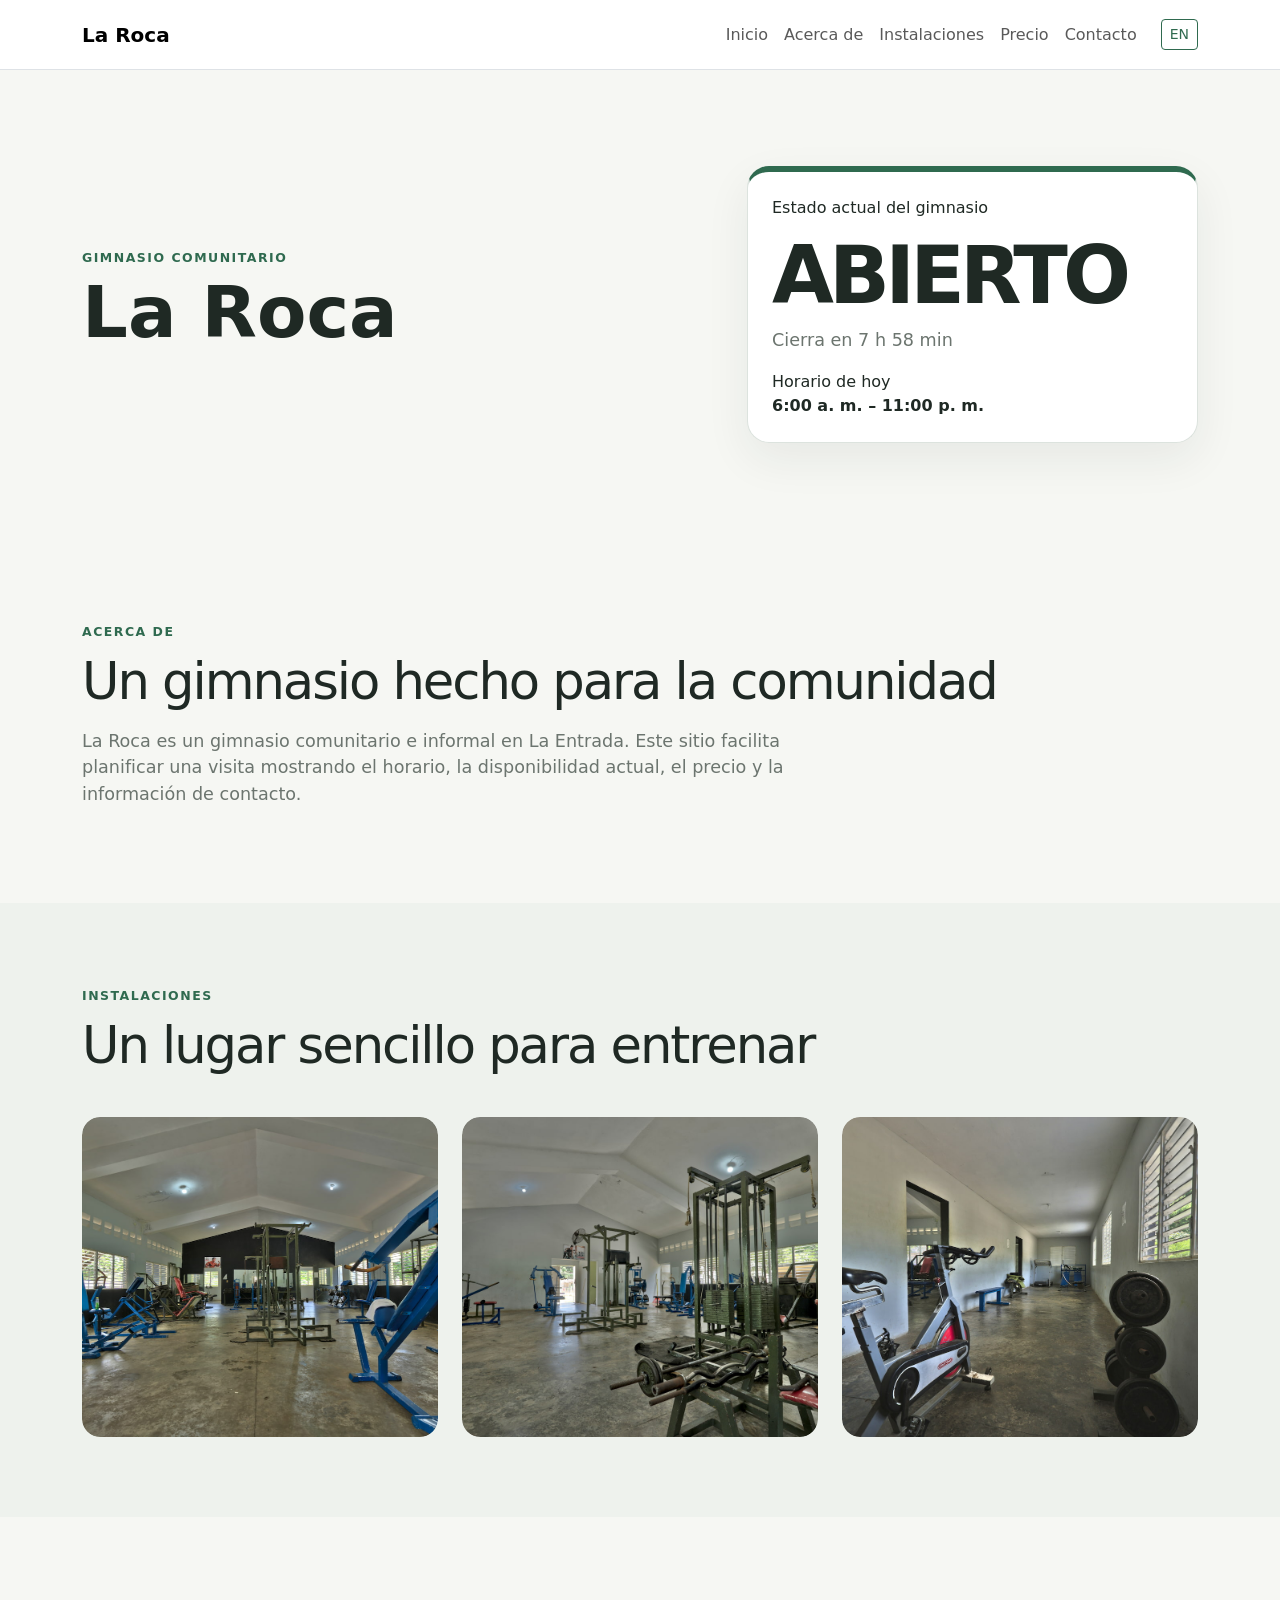
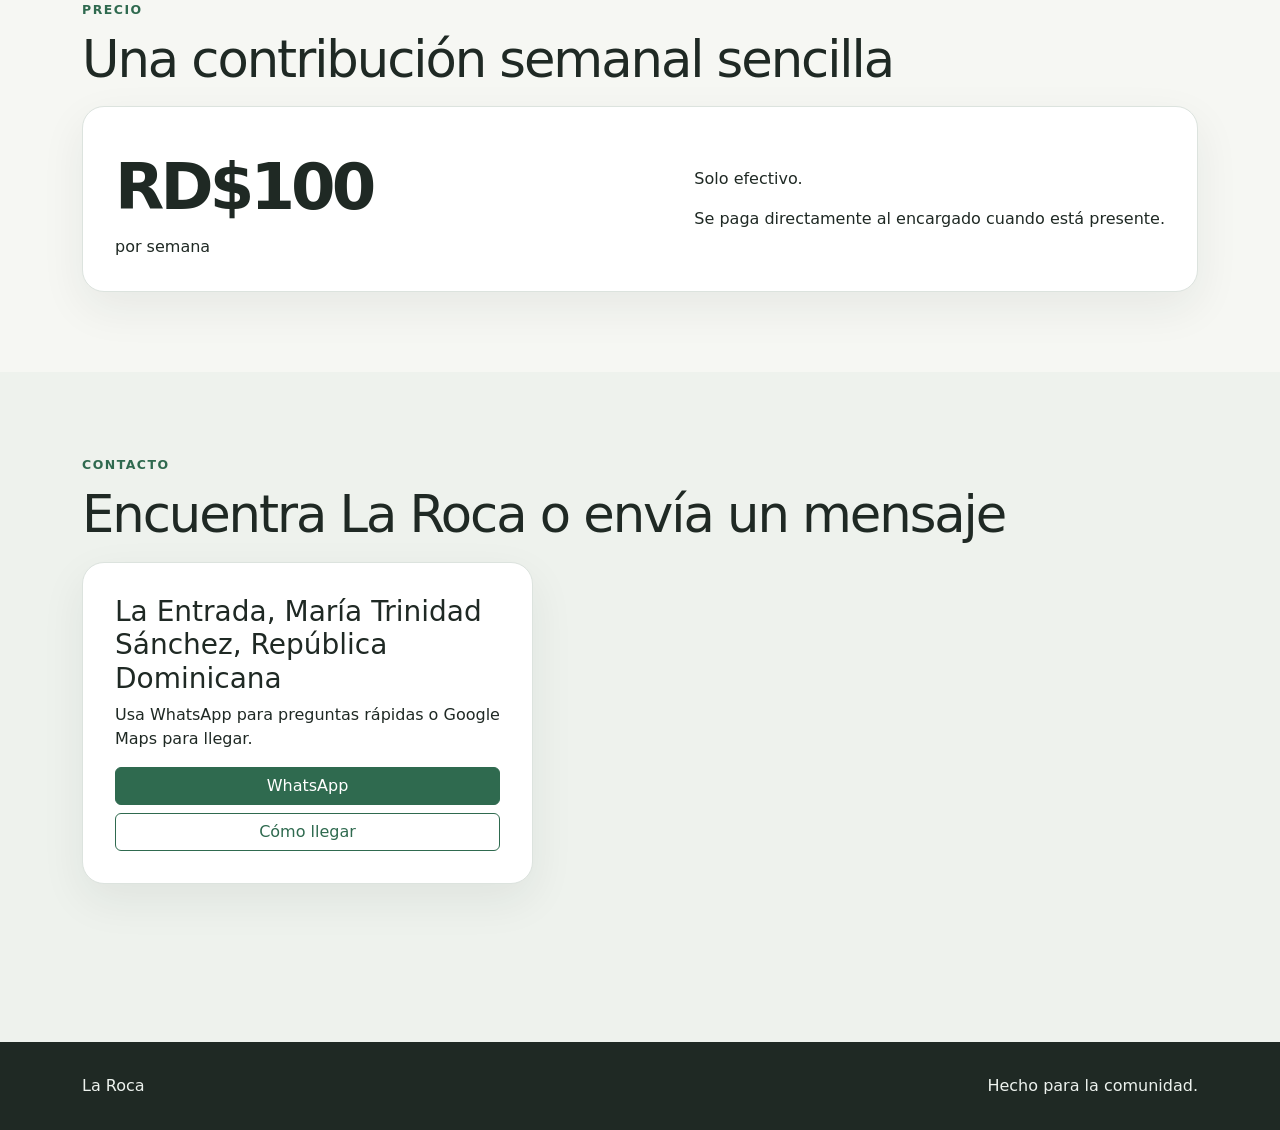
<file: index.html>
<!doctype html><html lang="es"><head><meta charset="utf-8"><meta name="viewport" content="width=device-width,initial-scale=1"><title>La Roca</title><meta name="description" content="La Roca community gym in La Entrada, María Trinidad Sánchez, Dominican Republic."><link rel="icon" href="assets/favicon.svg"><link href="https://cdn.jsdelivr.net/npm/bootstrap@5.3.7/dist/css/bootstrap.min.css" rel="stylesheet"><link rel="stylesheet" href="css/style.css"></head><body>
<nav class="navbar navbar-expand-lg bg-white sticky-top border-bottom"><div class="container"><a class="navbar-brand fw-bold" href="#home">La Roca</a><button class="navbar-toggler" data-bs-toggle="collapse" data-bs-target="#nav"><span class="navbar-toggler-icon"></span></button><div class="collapse navbar-collapse" id="nav"><ul class="navbar-nav ms-auto"><li><a class="nav-link" href="#home" data-i18n="nav.home"></a></li><li><a class="nav-link" href="#about" data-i18n="nav.about"></a></li><li><a class="nav-link" href="#facilities" data-i18n="nav.facilities"></a></li><li><a class="nav-link" href="#pricing" data-i18n="nav.pricing"></a></li><li><a class="nav-link" href="#contact" data-i18n="nav.contact"></a></li></ul><button id="languageToggle" class="btn btn-sm btn-outline-success ms-lg-3">ES</button></div></div></nav>
<main>
<section id="home" class="hero">
  <div class="container">
    <div class="row align-items-center g-4">

      <div class="col-lg-7">
        <span class="eyebrow" data-i18n="hero.eyebrow"></span>

        <h1 class="display-2 fw-bold">La Roca</h1>

      </div>

      <div class="col-lg-5">
        <div
          id="statusCard"
          class="status-card"
          data-status="open">

          <div class="status-topline">
            <span class="status-dot"></span>
            <span data-i18n="status.live"></span>
          </div>

          <div
            id="statusLabel"
            class="status-label">
            OPEN
          </div>

          <p
            id="statusMessage"
            class="status-message">
          </p>

          <div class="status-meta">
            <div>
              <span data-i18n="status.todayHours"></span>
              <strong id="todayHours">—</strong>
            </div>
          </div>
        </div>

        <div
          id="announcementBanner"
          class="announcement d-none mt-3">

          <strong data-i18n="announcement.title"></strong>
          <span id="announcementText"></span>
        </div>
      </div>

    </div>
  </div>
</section>
<section id="about" class="section"><div class="container"><span class="eyebrow" data-i18n="about.eyebrow"></span><h2 data-i18n="about.title"></h2><div class="row g-4"><div class="col-lg-12"><p class="section-copy" data-i18n="about.body"></p></div></div></div></section>
<section id="facilities" class="section muted"><div class="container"><span class="eyebrow" data-i18n="facilities.eyebrow"></span><h2 data-i18n="facilities.title"></h2><div class="row g-4 mt-2"><div class="col-md-4"><button class="gallery-card" data-gallery-index="0"><img src="assets/larocapic1.jpg" alt=""></button></div><div class="col-md-4"><button class="gallery-card" data-gallery-index="1"><img src="assets/larocapic2.jpg" alt=""></button></div><div class="col-md-4"><button class="gallery-card" data-gallery-index="2"><img src="assets/larocapic3.jpg" alt=""></button></div></div></div></section>
<section id="pricing" class="section"><div class="container"><span class="eyebrow" data-i18n="pricing.eyebrow"></span><h2 data-i18n="pricing.title"></h2><div class="pricing-card"><div><div class="price">RD$100</div><div data-i18n="pricing.period"></div></div><div><p data-i18n="pricing.cash"></p><p class="mb-0" data-i18n="pricing.note"></p></div></div></div></section>
<section id="contact" class="section muted">
  <div class="container">

    <span
      class="eyebrow"
      data-i18n="contact.eyebrow">
    </span>

    <h2 data-i18n="contact.title"></h2>

    <div class="row g-4">

      <!-- Contact card -->
      <div class="col-lg-5">
        <div class="contact-card">

          <h3 data-i18n="location.full"></h3>

          <p data-i18n="contact.copy"></p>

          <div class="d-grid gap-2">

            <a
              id="contactWhatsApp"
              class="btn btn-success"
              href="YOUR_WHATSAPP_LINK"
              target="_blank"
              rel="noopener"
              data-i18n="actions.whatsapp">
            </a>

            <a
              id="contactMaps"
              class="btn btn-outline-success"
              href="YOUR_GOOGLE_MAPS_LINK"
              target="_blank"
              rel="noopener"
              data-i18n="actions.directions">
            </a>

          </div>
        </div>
      </div>

      <!-- Embedded Google Map -->
      <div class="col-lg-7">
        <div class="map-embed">

          <iframe
            src="https://www.google.com/maps/embed?pb=!1m18!1m12!1m3!1d1879.8633882874171!2d-69.91264870930704!3d19.5533403029523!2m3!1f0!2f0!3f0!3m2!1i1024!2i768!4f13.1!3m3!1m2!1s0x8eae6900520ef537%3A0x145067ebb484383f!2sGimnasio%20Comunitario!5e0!3m2!1sen!2sdo!4v1784643769166!5m2!1sen!2sdo"
            width="100%"
            height="400"
            style="border:0;"
            allowfullscreen=""
            loading="lazy"
            referrerpolicy="strict-origin-when-cross-origin"
            title="La Roca on Google Maps">
          </iframe>

        </div>
      </div>

    </div>
  </div>
</section>
</main><footer><div class="container d-flex justify-content-between"><span>La Roca</span><span data-i18n="footer.text"></span></div></footer>
<div class="modal fade" id="galleryModal" tabindex="-1"><div class="modal-dialog modal-dialog-centered modal-lg"><div class="modal-content"><div class="modal-header"><h5 id="galleryModalTitle"></h5><button class="btn-close" data-bs-dismiss="modal"></button></div><img id="galleryModalImage" class="w-100" alt=""></div></div></div>
<script src="https://cdn.jsdelivr.net/npm/bootstrap@5.3.7/dist/js/bootstrap.bundle.min.js"></script><script src="js/config.js"></script>
<script src="js/translations.js"></script>
<script src="js/schedule.js"></script>
<script type="module" src="js/firebase-public.js"></script>
<script src="js/app.js"></script></body></html>
</file>
<file: css/style.css>
:root{--bg:#f6f7f3;--surface:#fff;--muted:#eef2ed;--text:#1f2924;--sub:#6c756f;--green:#2f6a4f;--red:#c84b4b;--orange:#d98b2b;--border:#dce3de}html{scroll-behavior:smooth}body{background:var(--bg);color:var(--text);font-family:Inter,system-ui,sans-serif}.navbar{min-height:70px}.hero{padding:6rem 0}.section{padding:5rem 0}.muted{background:var(--muted)}.eyebrow{font-size:.78rem;font-weight:800;letter-spacing:.12em;text-transform:uppercase;color:var(--green)}h2{font-size:clamp(2rem,4vw,3.2rem);letter-spacing:-.04em;margin:.5rem 0 1rem}.section-copy{max-width:760px;font-size:1.1rem;color:var(--sub)}.status-card,.pricing-card,.contact-card,.gallery-card{background:var(--surface);border:1px solid var(--border);border-radius:22px;box-shadow:0 16px 45px rgba(31,41,36,.07)}.status-card{padding:1.5rem;border-top:6px solid var(--red)}.status-card[data-status=open]{border-top-color:var(--green)}.status-card[data-status=cleaning]{border-top-color:var(--orange)}.status-top{display:flex;gap:.55rem;align-items:center;color:var(--sub)}.status-dot{width:10px;height:10px;border-radius:50%;background:var(--red)}[data-status=open] .status-dot{background:var(--green)}[data-status=cleaning] .status-dot{background:var(--orange)}.status-label{font-size:clamp(3rem,8vw,5rem);font-weight:900;letter-spacing:-.06em;line-height:1;margin-top:1rem}.status-message{font-size:1.1rem;color:var(--sub);margin-top:.7rem}.status-grid{display:grid;grid-template-columns:1fr 1fr;gap:1rem;border-top:1px solid var(--border);padding-top:1rem;margin-top:1.2rem}.status-grid small,.status-grid strong{display:block}.status-grid small{color:var(--sub)}.announcement{background:#fff7e8;border:1px solid #efcd95;border-radius:18px;padding:1rem}.gallery-card{overflow:hidden}.gallery-card img{width:100%;aspect-ratio:4/3;object-fit:cover}.gallery-card div{padding:1rem}.pricing-card{display:flex;justify-content:space-between;align-items:center;gap:2rem;padding:2rem}.price{display:block;font-size:4rem;font-weight:900;letter-spacing:-.06em}.contact-card{padding:2rem;max-width:760px}footer{background:#1f2924;color:#edf2ee;padding:2rem 0}.floating-wa{position:fixed;right:18px;bottom:18px;width:58px;height:58px;border-radius:50%;display:grid;place-items:center;background:var(--green);color:#fff;font-weight:900;text-decoration:none;box-shadow:0 10px 28px #0003}.btn-success{background:var(--green);border-color:var(--green)}.btn-outline-success{color:var(--green);border-color:var(--green)}@media(max-width:767px){.hero{padding:4rem 0}.section{padding:4rem 0}.status-grid{grid-template-columns:1fr}.pricing-card{flex-direction:column;align-items:flex-start}}
.map-embed {
  width: 100%;
  height: 100%;
  min-height: 400px;
  overflow: hidden;
  border-radius: 22px;
}

.map-embed iframe {
  display: block;
  width: 100%;
  height: 100%;
  min-height: 400px;
}

.status-meta span,
.status-meta strong {
  display: block;
}
.gallery-card {
  display: block;
  width: 100%;
  padding: 0;
  border: 0;
  background: transparent;
  box-shadow: none;
  border-radius: 18px;
  overflow: hidden;
}

.gallery-card img {
  display: block;
  width: 100%;
  height: 320px;
  object-fit: cover;
  border-radius: 18px;
}

.gallery-card:hover {
  transform: translateY(-4px);
  box-shadow: none;
}

@media (max-width: 767px) {
  .gallery-card img {
    height: 260px;
  }
}
</file>
